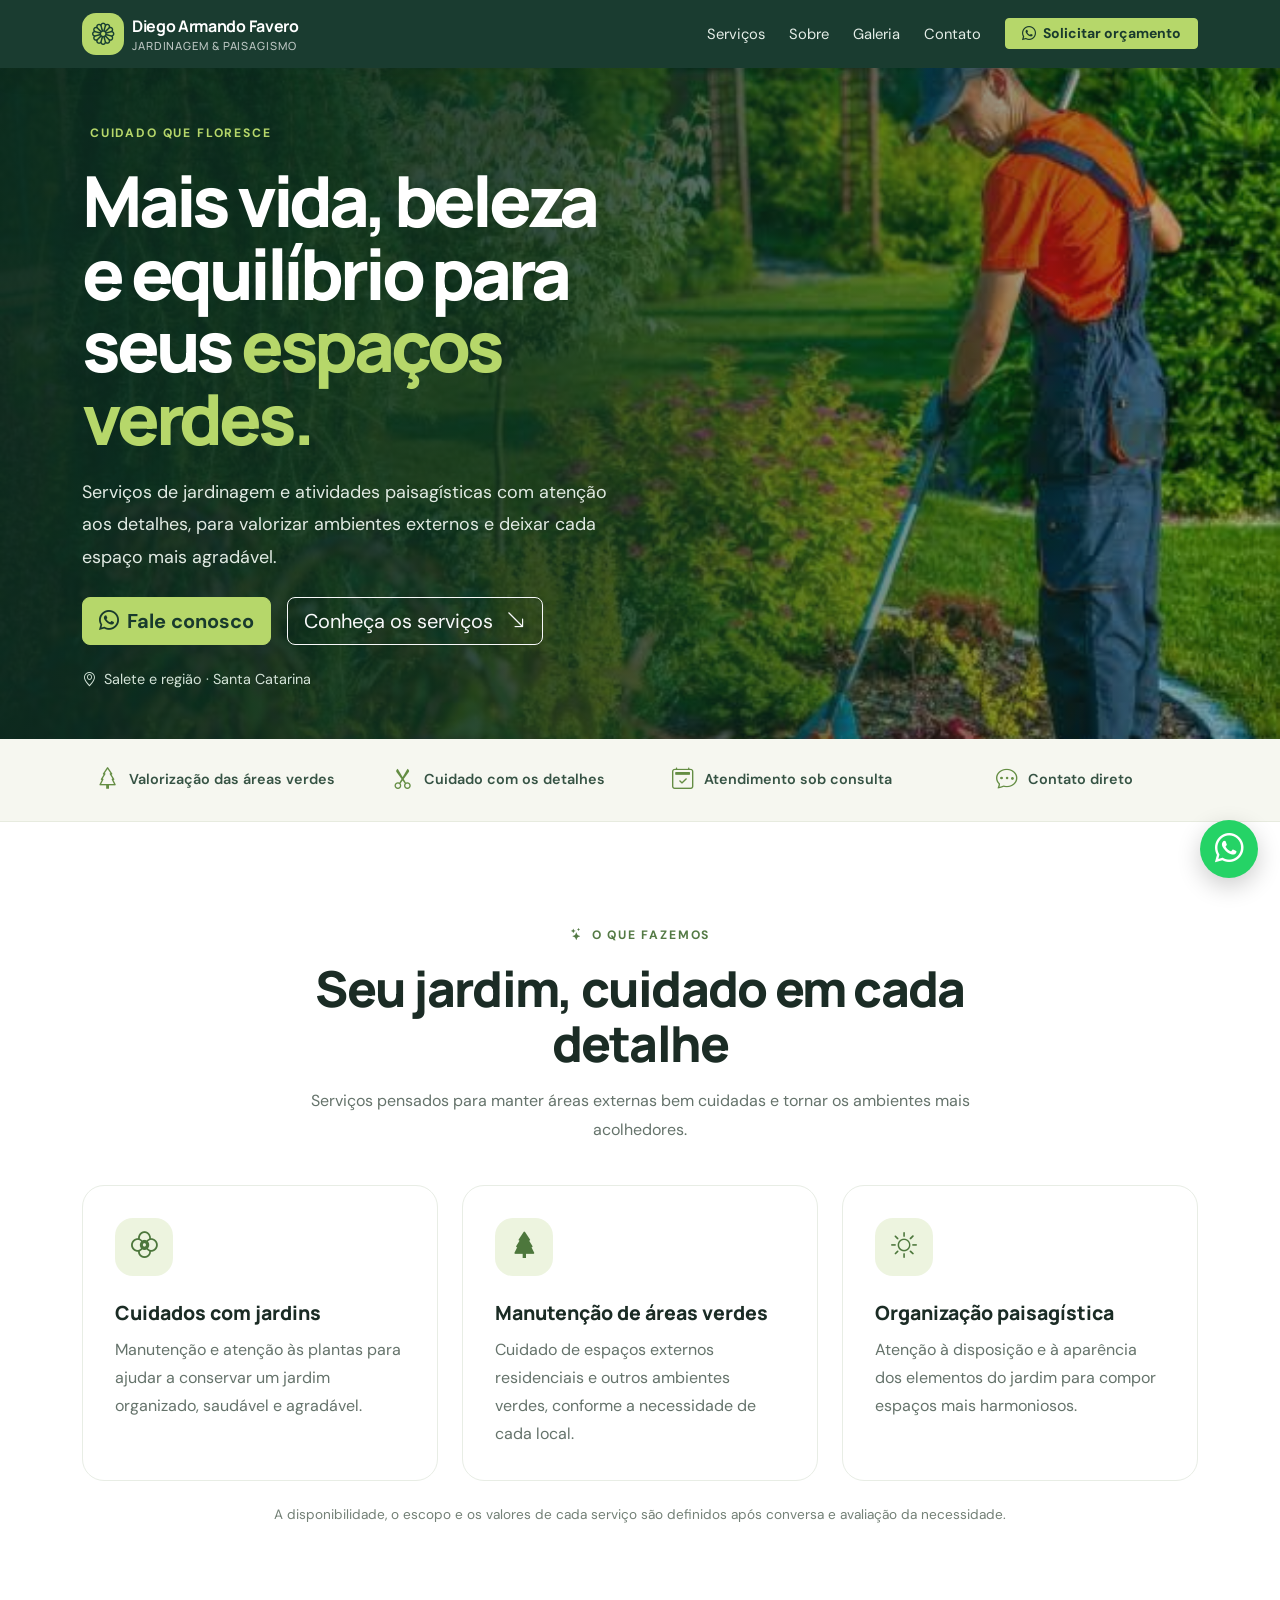
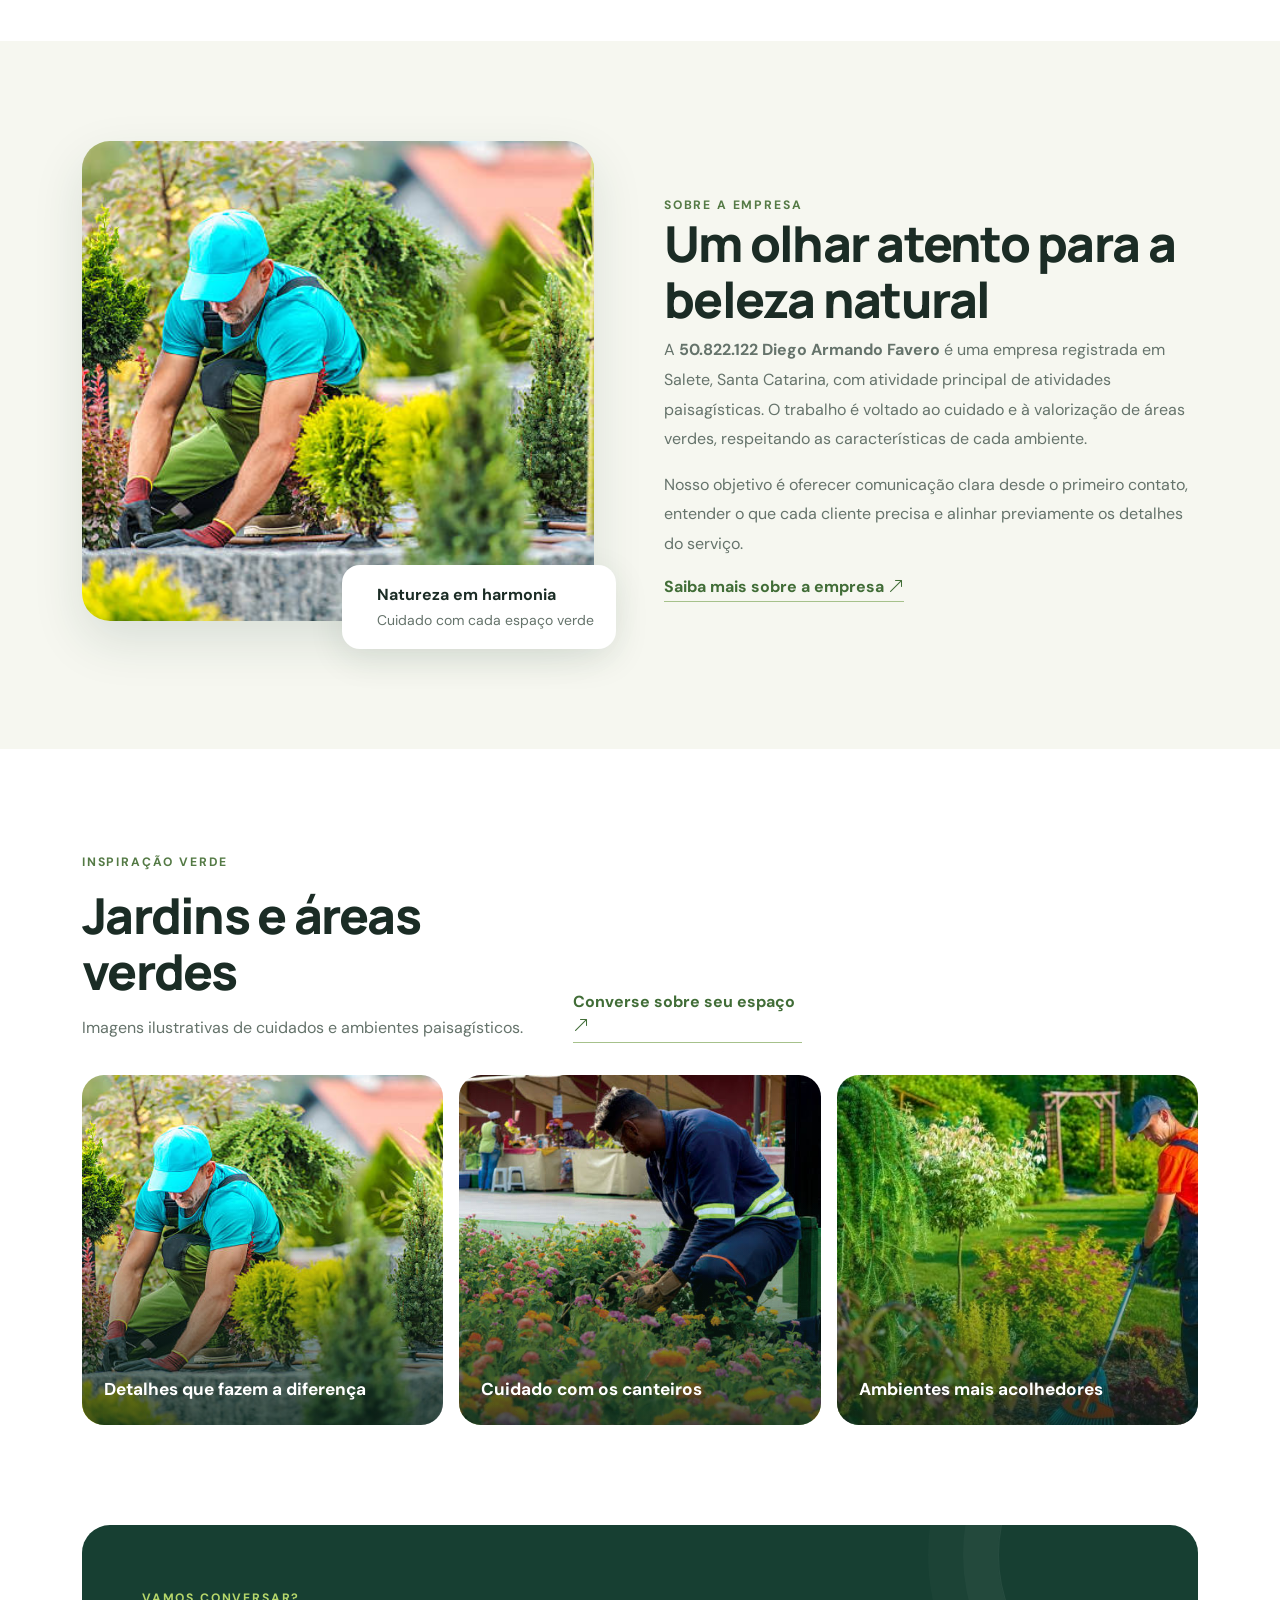
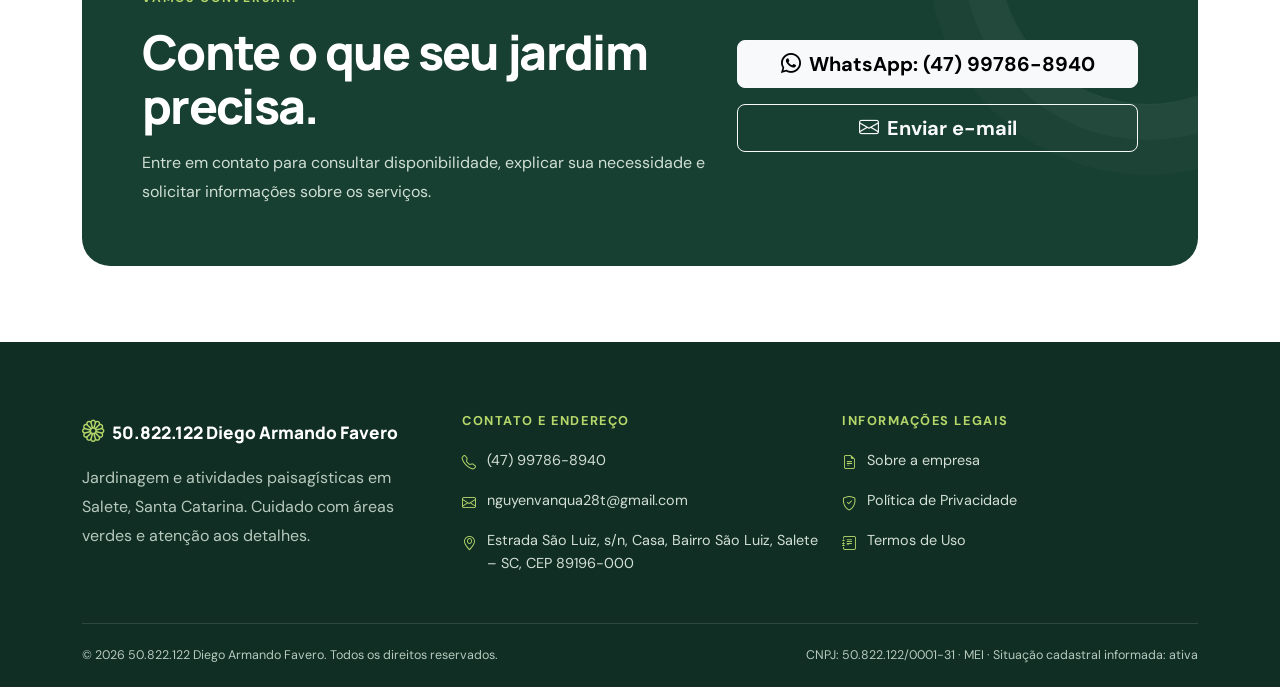
<file: index.html>
<!doctype html>
<html lang="pt-BR">
<head>
  <meta charset="utf-8">
  <meta name="viewport" content="width=device-width, initial-scale=1">
  <meta name="description" content="Serviços de jardinagem e atividades paisagísticas em Salete e região de Santa Catarina. Cuidado com jardins, manutenção e valorização de áreas verdes.">
  <meta name="theme-color" content="#173f32">
  <title>Diego Armando Favero | Jardinagem e Paisagismo</title>
  <link href="https://cdn.jsdelivr.net/npm/bootstrap@5.3.3/dist/css/bootstrap.min.css" rel="stylesheet">
  <link href="https://cdn.jsdelivr.net/npm/bootstrap-icons@1.11.3/font/bootstrap-icons.min.css" rel="stylesheet">
  <link href="style.css" rel="stylesheet">
</head>
<body>
<nav class="navbar navbar-expand-lg navbar-dark site-nav sticky-top">
  <div class="container">
    <a class="navbar-brand d-flex align-items-center gap-2" href="#inicio">
      <span class="brand-mark"><i class="bi bi-flower1"></i></span>
      <span><strong>Diego Armando Favero</strong><small class="d-block brand-subtitle">Jardinagem & Paisagismo</small></span>
    </a>
    <button class="navbar-toggler" type="button" data-bs-toggle="collapse" data-bs-target="#menu" aria-controls="menu" aria-expanded="false" aria-label="Abrir menu"><span class="navbar-toggler-icon"></span></button>
    <div class="collapse navbar-collapse" id="menu">
      <ul class="navbar-nav ms-auto align-items-lg-center gap-lg-2">
        <li class="nav-item"><a class="nav-link" href="#servicos">Serviços</a></li>
        <li class="nav-item"><a class="nav-link" href="#sobre">Sobre</a></li>
        <li class="nav-item"><a class="nav-link" href="#galeria">Galeria</a></li>
        <li class="nav-item"><a class="nav-link" href="#contato">Contato</a></li>
        <li class="nav-item ms-lg-2"><a class="btn btn-leaf btn-sm px-3" href="https://wa.me/5547997868940" target="_blank" rel="noopener"><i class="bi bi-whatsapp me-1"></i> Solicitar orçamento</a></li>
      </ul>
    </div>
  </div>
</nav>

<header class="hero" id="inicio">
  <div class="hero-shade"></div>
  <div class="container position-relative">
    <div class="row min-vh-hero align-items-center">
      <div class="col-lg-7 col-xl-6 py-5">
        <span class="eyebrow"><i class="bi bi-leaf me-2"></i>Cuidado que floresce</span>
        <h1>Mais vida, beleza e equilíbrio para seus <em>espaços verdes.</em></h1>
        <p class="hero-copy">Serviços de jardinagem e atividades paisagísticas com atenção aos detalhes, para valorizar ambientes externos e deixar cada espaço mais agradável.</p>
        <div class="d-flex flex-wrap gap-3 mt-4">
          <a class="btn btn-leaf btn-lg" href="https://wa.me/5547997868940" target="_blank" rel="noopener"><i class="bi bi-whatsapp me-2"></i>Fale conosco</a>
          <a class="btn btn-outline-light btn-lg" href="#servicos">Conheça os serviços <i class="bi bi-arrow-down-right ms-2"></i></a>
        </div>
        <div class="hero-note mt-4"><i class="bi bi-geo-alt me-2"></i>Salete e região · Santa Catarina</div>
      </div>
    </div>
  </div>
</header>

<section class="trust-strip">
  <div class="container"><div class="row g-3 text-center">
    <div class="col-6 col-lg-3"><i class="bi bi-tree"></i><span>Valorização das áreas verdes</span></div>
    <div class="col-6 col-lg-3"><i class="bi bi-scissors"></i><span>Cuidado com os detalhes</span></div>
    <div class="col-6 col-lg-3"><i class="bi bi-calendar2-check"></i><span>Atendimento sob consulta</span></div>
    <div class="col-6 col-lg-3"><i class="bi bi-chat-dots"></i><span>Contato direto</span></div>
  </div></div>
</section>

<main>
<section class="section-pad" id="servicos">
  <div class="container">
    <div class="section-heading text-center mx-auto">
      <span class="eyebrow dark"><i class="bi bi-stars me-2"></i>O que fazemos</span>
      <h2>Seu jardim, cuidado em cada detalhe</h2>
      <p>Serviços pensados para manter áreas externas bem cuidadas e tornar os ambientes mais acolhedores.</p>
    </div>
    <div class="row g-4 mt-3">
      <div class="col-md-6 col-lg-4"><article class="service-card h-100"><div class="service-icon"><i class="bi bi-flower2"></i></div><h3>Cuidados com jardins</h3><p>Manutenção e atenção às plantas para ajudar a conservar um jardim organizado, saudável e agradável.</p></article></div>
      <div class="col-md-6 col-lg-4"><article class="service-card h-100"><div class="service-icon"><i class="bi bi-tree-fill"></i></div><h3>Manutenção de áreas verdes</h3><p>Cuidado de espaços externos residenciais e outros ambientes verdes, conforme a necessidade de cada local.</p></article></div>
      <div class="col-md-6 col-lg-4"><article class="service-card h-100"><div class="service-icon"><i class="bi bi-brightness-high"></i></div><h3>Organização paisagística</h3><p>Atenção à disposição e à aparência dos elementos do jardim para compor espaços mais harmoniosos.</p></article></div>
    </div>
    <p class="service-disclaimer text-center mt-4">A disponibilidade, o escopo e os valores de cada serviço são definidos após conversa e avaliação da necessidade.</p>
  </div>
</section>

<section class="about-band" id="sobre">
  <div class="container"><div class="row align-items-center g-5">
    <div class="col-lg-6">
      <div class="image-stack">
        <img src="assets/jardinagem-01.jpg" alt="Profissional cuidando de plantas em um jardim" class="main-photo">
        <div class="image-caption"><i class="bi bi-leaf-fill"></i><span><strong>Natureza em harmonia</strong><small>Cuidado com cada espaço verde</small></span></div>
      </div>
    </div>
    <div class="col-lg-6">
      <span class="eyebrow dark">Sobre a empresa</span>
      <h2>Um olhar atento para a beleza natural</h2>
      <p>A <strong>50.822.122 Diego Armando Favero</strong> é uma empresa registrada em Salete, Santa Catarina, com atividade principal de atividades paisagísticas. O trabalho é voltado ao cuidado e à valorização de áreas verdes, respeitando as características de cada ambiente.</p>
      <p>Nosso objetivo é oferecer comunicação clara desde o primeiro contato, entender o que cada cliente precisa e alinhar previamente os detalhes do serviço.</p>
      <a href="sobre.html" class="text-link">Saiba mais sobre a empresa <i class="bi bi-arrow-up-right"></i></a>
    </div>
  </div></div>
</section>

<section class="section-pad gallery-section" id="galeria">
  <div class="container">
    <div class="section-heading d-flex flex-column flex-md-row justify-content-between align-items-md-end gap-3">
      <div><span class="eyebrow dark">Inspiração verde</span><h2>Jardins e áreas verdes</h2><p class="mb-0">Imagens ilustrativas de cuidados e ambientes paisagísticos.</p></div>
      <a class="text-link" href="#contato">Converse sobre seu espaço <i class="bi bi-arrow-up-right"></i></a>
    </div>
    <div class="row g-3 mt-3">
      <div class="col-md-6 col-lg-4"><figure class="gallery-item"><img src="assets/jardinagem-01.jpg" alt="Paisagista trabalhando entre arbustos e plantas"><figcaption><span>Detalhes que fazem a diferença</span></figcaption></figure></div>
      <div class="col-md-6 col-lg-4"><figure class="gallery-item"><img src="assets/jardinagem-02.jpg" alt="Profissional trabalhando em canteiro florido"><figcaption><span>Cuidado com os canteiros</span></figcaption></figure></div>
      <div class="col-md-6 col-lg-4"><figure class="gallery-item"><img src="assets/jardinagem-03.jpg" alt="Jardineiro cuidando de jardim amplo"><figcaption><span>Ambientes mais acolhedores</span></figcaption></figure></div>
    </div>
  </div>
</section>

<section class="contact-section" id="contato">
  <div class="container"><div class="contact-panel">
    <div class="row align-items-center g-4">
      <div class="col-lg-7"><span class="eyebrow light">Vamos conversar?</span><h2>Conte o que seu jardim precisa.</h2><p class="mb-lg-0">Entre em contato para consultar disponibilidade, explicar sua necessidade e solicitar informações sobre os serviços.</p></div>
      <div class="col-lg-5 d-flex flex-column flex-sm-row flex-lg-column gap-3 justify-content-lg-end">
        <a class="btn btn-light btn-lg" href="https://wa.me/5547997868940" target="_blank" rel="noopener"><i class="bi bi-whatsapp me-2"></i>WhatsApp: (47) 99786-8940</a>
        <a class="btn btn-outline-light btn-lg" href="mailto:nguyenvanqua28t@gmail.com"><i class="bi bi-envelope me-2"></i>Enviar e-mail</a>
      </div>
    </div>
  </div></div>
</section>
</main>

<footer class="site-footer" id="rodape">
  <div class="container">
    <div class="row g-4 py-5">
      <div class="col-lg-4"><a class="footer-brand" href="#inicio"><i class="bi bi-flower1 me-2"></i>50.822.122 Diego Armando Favero</a><p class="footer-muted mt-3">Jardinagem e atividades paisagísticas em Salete, Santa Catarina. Cuidado com áreas verdes e atenção aos detalhes.</p></div>
      <div class="col-sm-6 col-lg-4"><h2 class="footer-title">Contato e endereço</h2><ul class="footer-list">
        <li><i class="bi bi-telephone"></i><a href="tel:+5547997868940">(47) 99786-8940</a></li>
        <li><i class="bi bi-envelope"></i><a href="mailto:nguyenvanqua28t@gmail.com">nguyenvanqua28t@gmail.com</a></li>
        <li><i class="bi bi-geo-alt"></i><span>Estrada São Luiz, s/n, Casa, Bairro São Luiz, Salete – SC, CEP 89196-000</span></li>
      </ul></div>
      <div class="col-sm-6 col-lg-4"><h2 class="footer-title">Informações legais</h2><ul class="footer-list">
        <li><i class="bi bi-file-earmark-text"></i><a href="sobre.html">Sobre a empresa</a></li>
        <li><i class="bi bi-shield-check"></i><a href="politica-privacidade.html">Política de Privacidade</a></li>
        <li><i class="bi bi-journal-text"></i><a href="termos-de-uso.html">Termos de Uso</a></li>
      </ul></div>
    </div>
    <div class="footer-bottom d-flex flex-column flex-md-row justify-content-between gap-2">
      <span>© <span id="ano"></span> 50.822.122 Diego Armando Favero. Todos os direitos reservados.</span>
      <span>CNPJ: 50.822.122/0001-31 · MEI · Situação cadastral informada: ativa</span>
    </div>
  </div>
</footer>
<a class="whatsapp-float" href="https://wa.me/5547997868940" target="_blank" rel="noopener" aria-label="Falar pelo WhatsApp"><i class="bi bi-whatsapp"></i></a>
<script src="https://cdn.jsdelivr.net/npm/bootstrap@5.3.3/dist/js/bootstrap.bundle.min.js"></script>
<script>document.getElementById('ano').textContent = new Date().getFullYear();</script>
</body>
</html>
</file>
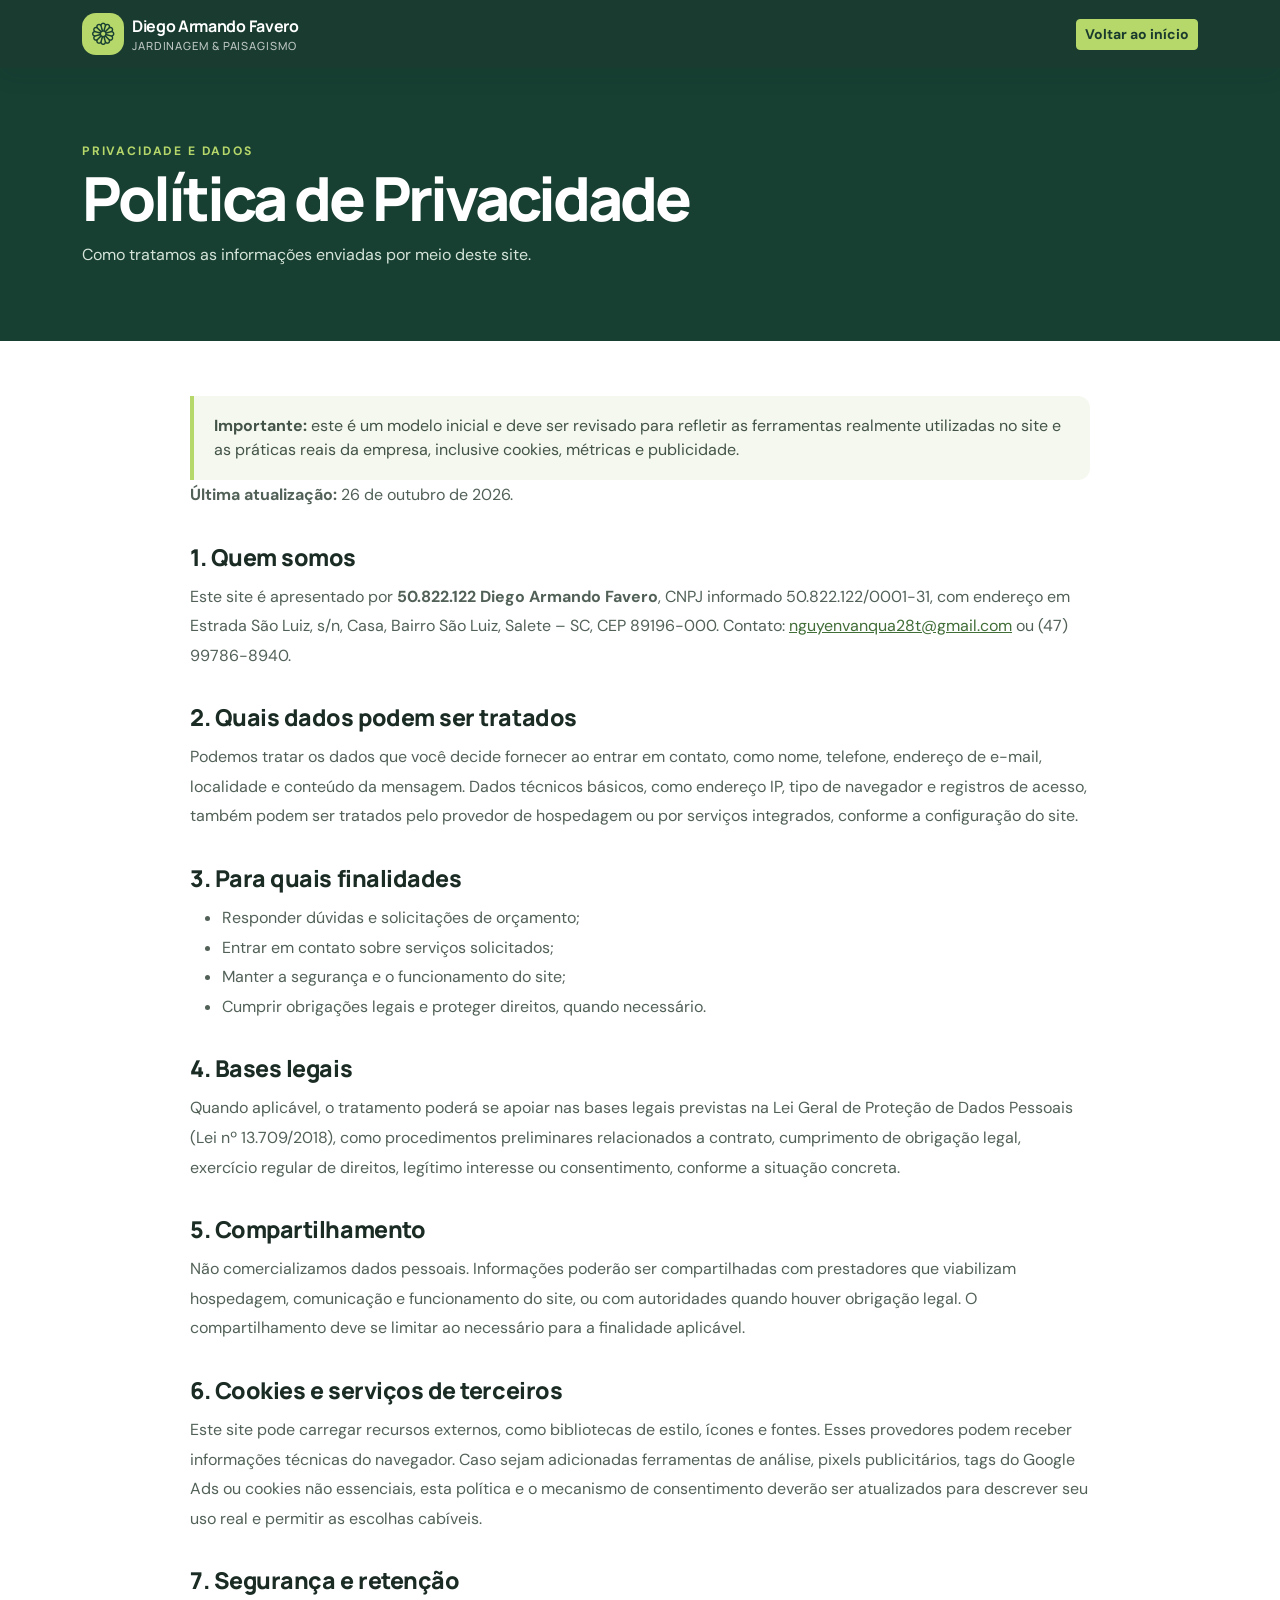
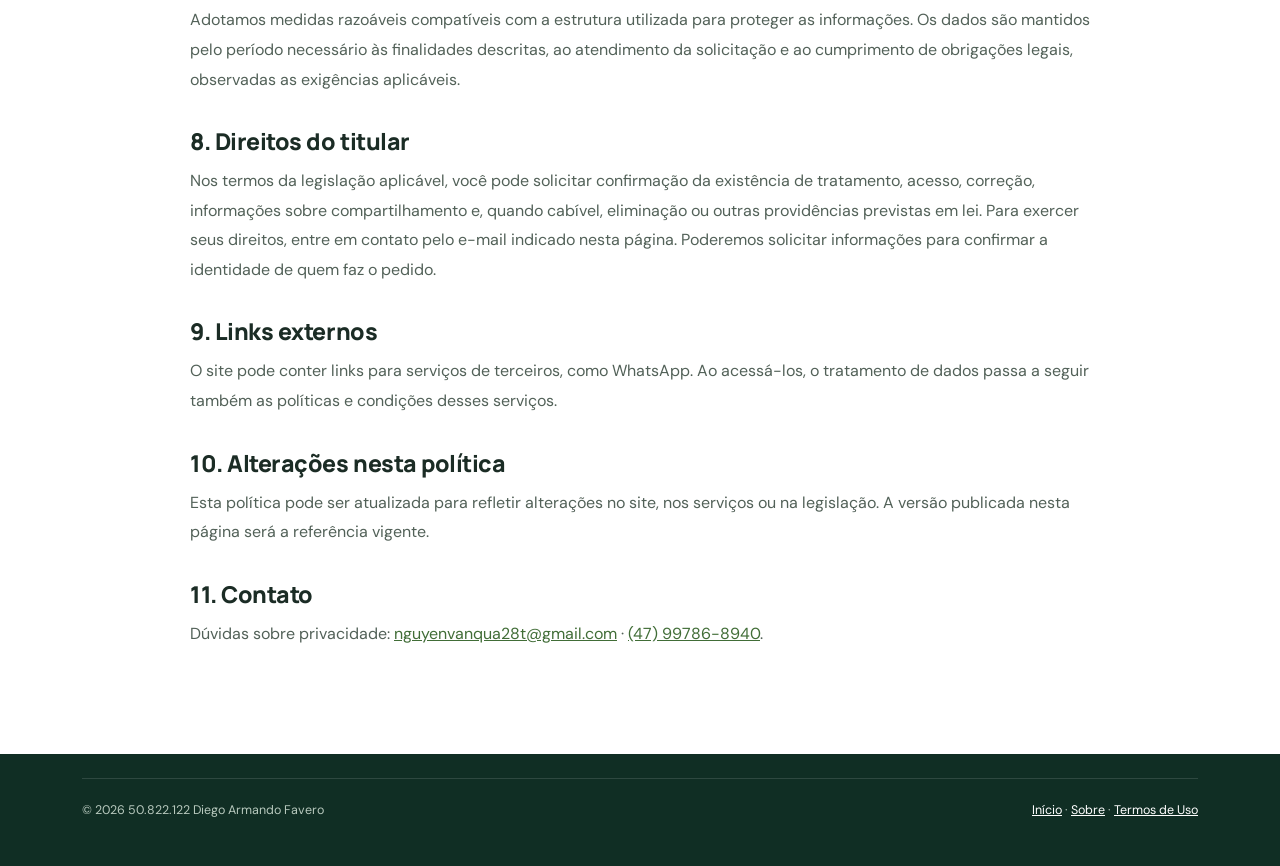
<file: politica-privacidade.html>
<!doctype html><html lang="pt-BR"><head><meta charset="utf-8"><meta name="viewport" content="width=device-width, initial-scale=1"><meta name="description" content="Política de Privacidade do site 50.822.122 Diego Armando Favero."><title>Política de Privacidade | Diego Armando Favero</title><link href="https://cdn.jsdelivr.net/npm/bootstrap@5.3.3/dist/css/bootstrap.min.css" rel="stylesheet"><link href="https://cdn.jsdelivr.net/npm/bootstrap-icons@1.11.3/font/bootstrap-icons.min.css" rel="stylesheet"><link href="style.css" rel="stylesheet"></head><body>
<nav class="navbar navbar-expand-lg navbar-dark site-nav"><div class="container"><a class="navbar-brand d-flex align-items-center gap-2" href="index.html"><span class="brand-mark"><i class="bi bi-flower1"></i></span><span><strong>Diego Armando Favero</strong><small class="d-block brand-subtitle">Jardinagem & Paisagismo</small></span></a><a class="btn btn-leaf btn-sm" href="index.html">Voltar ao início</a></div></nav>
<header class="legal-hero"><div class="container"><span class="eyebrow">Privacidade e dados</span><h1>Política de Privacidade</h1><p>Como tratamos as informações enviadas por meio deste site.</p></div></header>
<main class="container legal-content"><div class="legal-alert"><strong>Importante:</strong> este é um modelo inicial e deve ser revisado para refletir as ferramentas realmente utilizadas no site e as práticas reais da empresa, inclusive cookies, métricas e publicidade.</div>
<p><strong>Última atualização:</strong> 26 de outubro de 2026.</p>
<h2>1. Quem somos</h2><p>Este site é apresentado por <strong>50.822.122 Diego Armando Favero</strong>, CNPJ informado 50.822.122/0001-31, com endereço em Estrada São Luiz, s/n, Casa, Bairro São Luiz, Salete – SC, CEP 89196-000. Contato: <a href="mailto:nguyenvanqua28t@gmail.com">nguyenvanqua28t@gmail.com</a> ou (47) 99786-8940.</p>
<h2>2. Quais dados podem ser tratados</h2><p>Podemos tratar os dados que você decide fornecer ao entrar em contato, como nome, telefone, endereço de e-mail, localidade e conteúdo da mensagem. Dados técnicos básicos, como endereço IP, tipo de navegador e registros de acesso, também podem ser tratados pelo provedor de hospedagem ou por serviços integrados, conforme a configuração do site.</p>
<h2>3. Para quais finalidades</h2><ul><li>Responder dúvidas e solicitações de orçamento;</li><li>Entrar em contato sobre serviços solicitados;</li><li>Manter a segurança e o funcionamento do site;</li><li>Cumprir obrigações legais e proteger direitos, quando necessário.</li></ul>
<h2>4. Bases legais</h2><p>Quando aplicável, o tratamento poderá se apoiar nas bases legais previstas na Lei Geral de Proteção de Dados Pessoais (Lei nº 13.709/2018), como procedimentos preliminares relacionados a contrato, cumprimento de obrigação legal, exercício regular de direitos, legítimo interesse ou consentimento, conforme a situação concreta.</p>
<h2>5. Compartilhamento</h2><p>Não comercializamos dados pessoais. Informações poderão ser compartilhadas com prestadores que viabilizam hospedagem, comunicação e funcionamento do site, ou com autoridades quando houver obrigação legal. O compartilhamento deve se limitar ao necessário para a finalidade aplicável.</p>
<h2>6. Cookies e serviços de terceiros</h2><p>Este site pode carregar recursos externos, como bibliotecas de estilo, ícones e fontes. Esses provedores podem receber informações técnicas do navegador. Caso sejam adicionadas ferramentas de análise, pixels publicitários, tags do Google Ads ou cookies não essenciais, esta política e o mecanismo de consentimento deverão ser atualizados para descrever seu uso real e permitir as escolhas cabíveis.</p>
<h2>7. Segurança e retenção</h2><p>Adotamos medidas razoáveis compatíveis com a estrutura utilizada para proteger as informações. Os dados são mantidos pelo período necessário às finalidades descritas, ao atendimento da solicitação e ao cumprimento de obrigações legais, observadas as exigências aplicáveis.</p>
<h2>8. Direitos do titular</h2><p>Nos termos da legislação aplicável, você pode solicitar confirmação da existência de tratamento, acesso, correção, informações sobre compartilhamento e, quando cabível, eliminação ou outras providências previstas em lei. Para exercer seus direitos, entre em contato pelo e-mail indicado nesta página. Poderemos solicitar informações para confirmar a identidade de quem faz o pedido.</p>
<h2>9. Links externos</h2><p>O site pode conter links para serviços de terceiros, como WhatsApp. Ao acessá-los, o tratamento de dados passa a seguir também as políticas e condições desses serviços.</p>
<h2>10. Alterações nesta política</h2><p>Esta política pode ser atualizada para refletir alterações no site, nos serviços ou na legislação. A versão publicada nesta página será a referência vigente.</p>
<h2>11. Contato</h2><p>Dúvidas sobre privacidade: <a href="mailto:nguyenvanqua28t@gmail.com">nguyenvanqua28t@gmail.com</a> · <a href="tel:+5547997868940">(47) 99786-8940</a>.</p></main>
<footer class="site-footer"><div class="container py-4"><div class="footer-bottom d-flex flex-column flex-md-row justify-content-between gap-2"><span>© <span id="ano"></span> 50.822.122 Diego Armando Favero</span><span><a href="index.html" class="text-white">Início</a> · <a href="sobre.html" class="text-white">Sobre</a> · <a href="termos-de-uso.html" class="text-white">Termos de Uso</a></span></div></div></footer><script>document.getElementById('ano').textContent=new Date().getFullYear();</script></body></html>
</file>
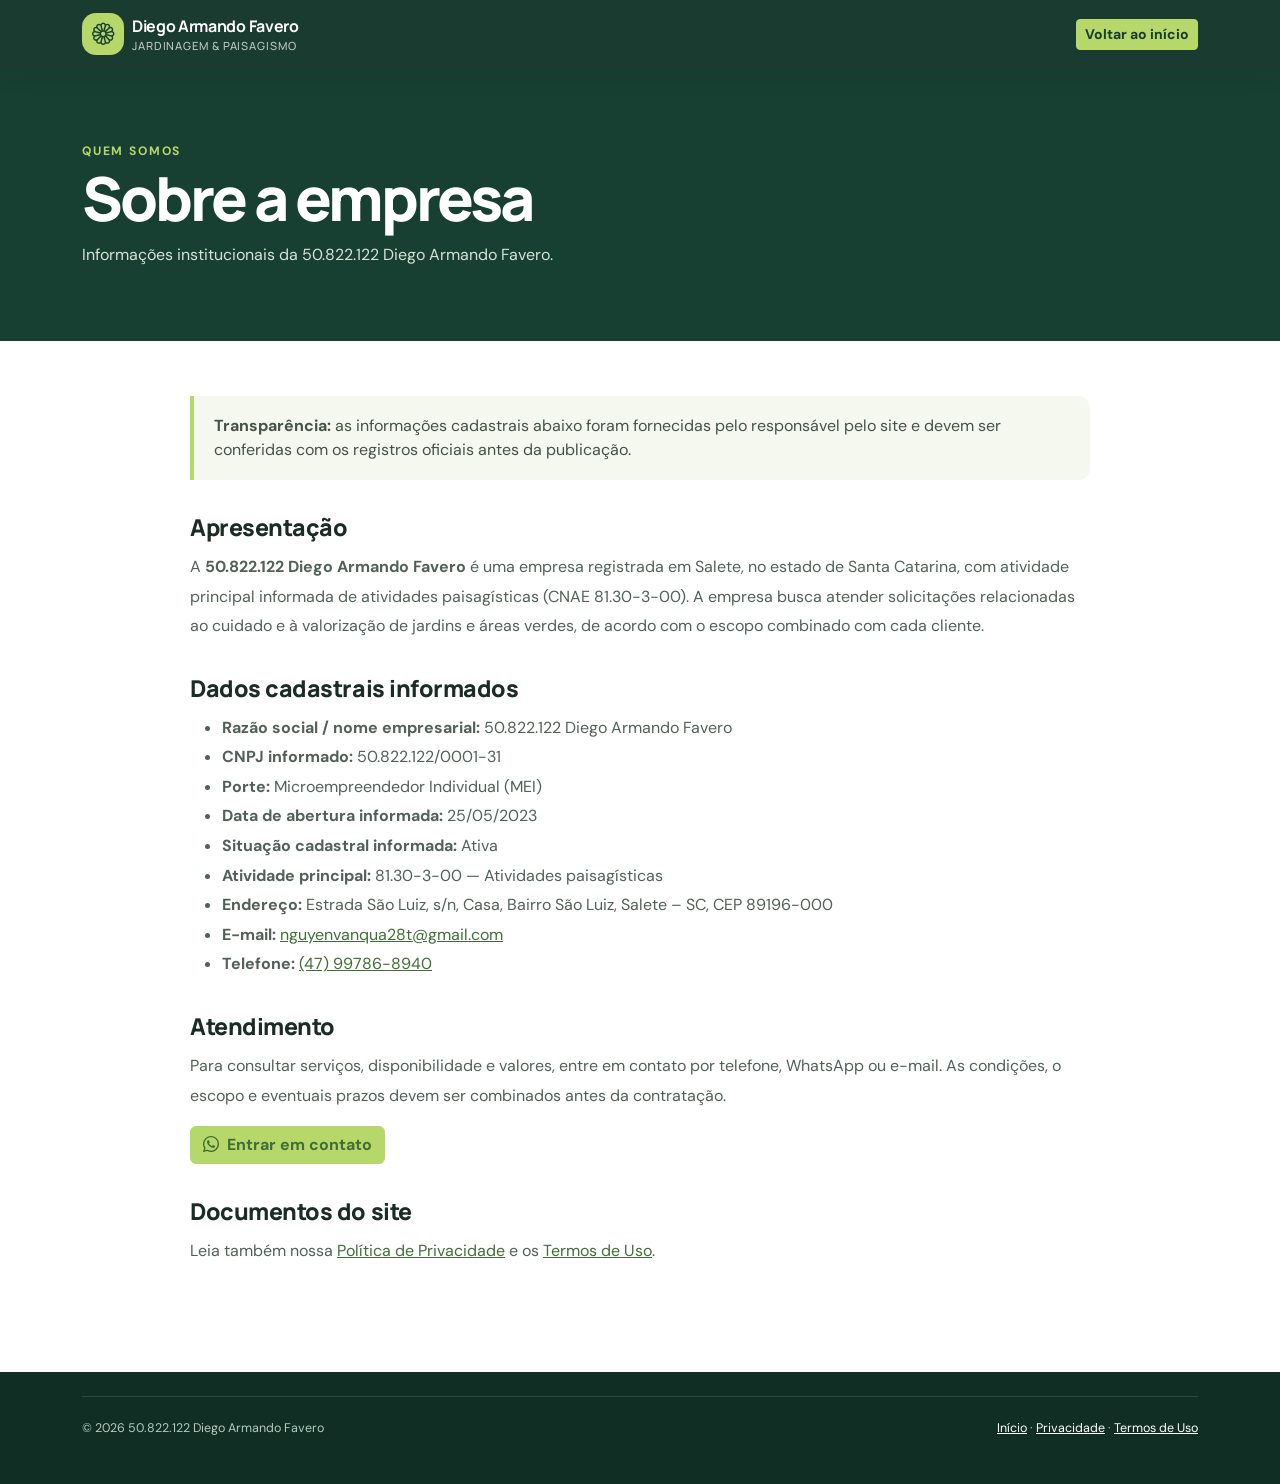
<file: sobre.html>
<!doctype html><html lang="pt-BR"><head><meta charset="utf-8"><meta name="viewport" content="width=device-width, initial-scale=1"><meta name="description" content="Conheça a empresa 50.822.122 Diego Armando Favero, de Salete, Santa Catarina."><title>Sobre a empresa | Diego Armando Favero</title><link href="https://cdn.jsdelivr.net/npm/bootstrap@5.3.3/dist/css/bootstrap.min.css" rel="stylesheet"><link href="https://cdn.jsdelivr.net/npm/bootstrap-icons@1.11.3/font/bootstrap-icons.min.css" rel="stylesheet"><link href="style.css" rel="stylesheet"></head><body>
<nav class="navbar navbar-expand-lg navbar-dark site-nav"><div class="container"><a class="navbar-brand d-flex align-items-center gap-2" href="index.html"><span class="brand-mark"><i class="bi bi-flower1"></i></span><span><strong>Diego Armando Favero</strong><small class="d-block brand-subtitle">Jardinagem & Paisagismo</small></span></a><a class="btn btn-leaf btn-sm" href="index.html">Voltar ao início</a></div></nav>
<header class="legal-hero"><div class="container"><span class="eyebrow">Quem somos</span><h1>Sobre a empresa</h1><p>Informações institucionais da 50.822.122 Diego Armando Favero.</p></div></header>
<main class="container legal-content"><div class="legal-alert"><strong>Transparência:</strong> as informações cadastrais abaixo foram fornecidas pelo responsável pelo site e devem ser conferidas com os registros oficiais antes da publicação.</div>
<h2>Apresentação</h2><p>A <strong>50.822.122 Diego Armando Favero</strong> é uma empresa registrada em Salete, no estado de Santa Catarina, com atividade principal informada de atividades paisagísticas (CNAE 81.30-3-00). A empresa busca atender solicitações relacionadas ao cuidado e à valorização de jardins e áreas verdes, de acordo com o escopo combinado com cada cliente.</p>
<h2>Dados cadastrais informados</h2><ul><li><strong>Razão social / nome empresarial:</strong> 50.822.122 Diego Armando Favero</li><li><strong>CNPJ informado:</strong> 50.822.122/0001-31</li><li><strong>Porte:</strong> Microempreendedor Individual (MEI)</li><li><strong>Data de abertura informada:</strong> 25/05/2023</li><li><strong>Situação cadastral informada:</strong> Ativa</li><li><strong>Atividade principal:</strong> 81.30-3-00 — Atividades paisagísticas</li><li><strong>Endereço:</strong> Estrada São Luiz, s/n, Casa, Bairro São Luiz, Salete – SC, CEP 89196-000</li><li><strong>E-mail:</strong> <a href="mailto:nguyenvanqua28t@gmail.com">nguyenvanqua28t@gmail.com</a></li><li><strong>Telefone:</strong> <a href="tel:+5547997868940">(47) 99786-8940</a></li></ul>
<h2>Atendimento</h2><p>Para consultar serviços, disponibilidade e valores, entre em contato por telefone, WhatsApp ou e-mail. As condições, o escopo e eventuais prazos devem ser combinados antes da contratação.</p>
<p><a class="btn btn-leaf" href="https://wa.me/5547997868940" target="_blank" rel="noopener"><i class="bi bi-whatsapp me-2"></i>Entrar em contato</a></p>
<h2>Documentos do site</h2><p>Leia também nossa <a href="politica-privacidade.html">Política de Privacidade</a> e os <a href="termos-de-uso.html">Termos de Uso</a>.</p></main>
<footer class="site-footer"><div class="container py-4"><div class="footer-bottom d-flex flex-column flex-md-row justify-content-between gap-2"><span>© <span id="ano"></span> 50.822.122 Diego Armando Favero</span><span><a href="index.html" class="text-white">Início</a> · <a href="politica-privacidade.html" class="text-white">Privacidade</a> · <a href="termos-de-uso.html" class="text-white">Termos de Uso</a></span></div></div></footer><script>document.getElementById('ano').textContent=new Date().getFullYear();</script></body></html>
</file>
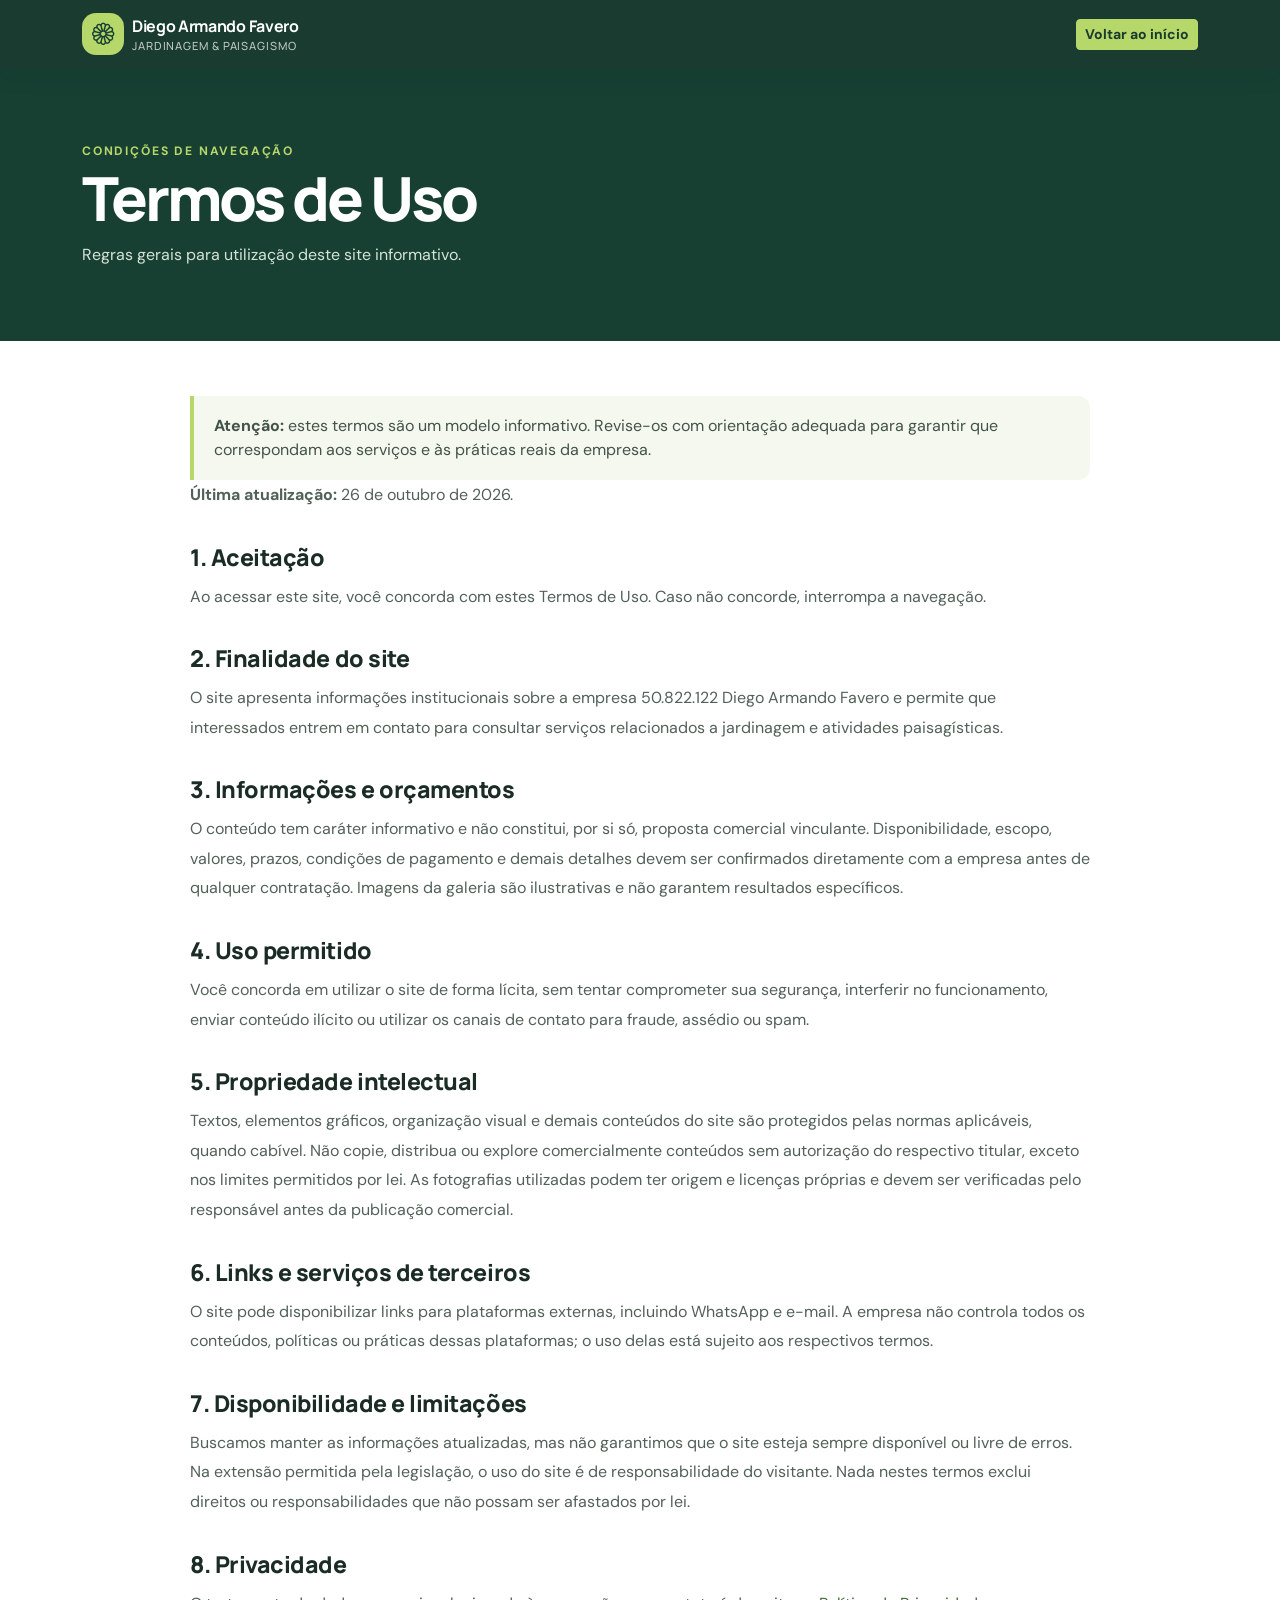
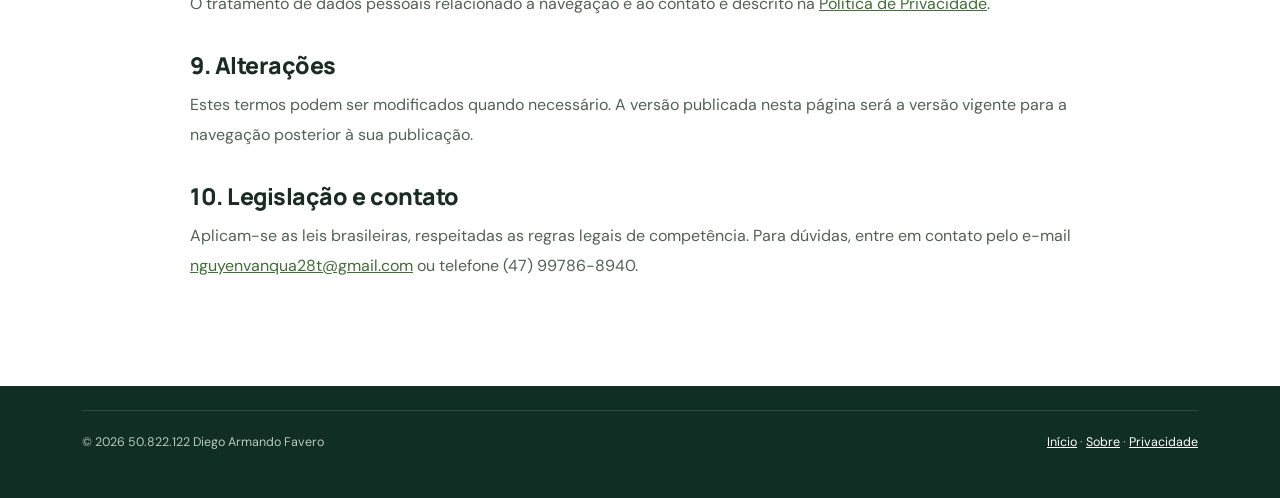
<file: termos-de-uso.html>
<!doctype html><html lang="pt-BR"><head><meta charset="utf-8"><meta name="viewport" content="width=device-width, initial-scale=1"><meta name="description" content="Termos de Uso do site 50.822.122 Diego Armando Favero."><title>Termos de Uso | Diego Armando Favero</title><link href="https://cdn.jsdelivr.net/npm/bootstrap@5.3.3/dist/css/bootstrap.min.css" rel="stylesheet"><link href="https://cdn.jsdelivr.net/npm/bootstrap-icons@1.11.3/font/bootstrap-icons.min.css" rel="stylesheet"><link href="style.css" rel="stylesheet"></head><body>
<nav class="navbar navbar-expand-lg navbar-dark site-nav"><div class="container"><a class="navbar-brand d-flex align-items-center gap-2" href="index.html"><span class="brand-mark"><i class="bi bi-flower1"></i></span><span><strong>Diego Armando Favero</strong><small class="d-block brand-subtitle">Jardinagem & Paisagismo</small></span></a><a class="btn btn-leaf btn-sm" href="index.html">Voltar ao início</a></div></nav>
<header class="legal-hero"><div class="container"><span class="eyebrow">Condições de navegação</span><h1>Termos de Uso</h1><p>Regras gerais para utilização deste site informativo.</p></div></header>
<main class="container legal-content"><div class="legal-alert"><strong>Atenção:</strong> estes termos são um modelo informativo. Revise-os com orientação adequada para garantir que correspondam aos serviços e às práticas reais da empresa.</div>
<p><strong>Última atualização:</strong> 26 de outubro de 2026.</p>
<h2>1. Aceitação</h2><p>Ao acessar este site, você concorda com estes Termos de Uso. Caso não concorde, interrompa a navegação.</p>
<h2>2. Finalidade do site</h2><p>O site apresenta informações institucionais sobre a empresa 50.822.122 Diego Armando Favero e permite que interessados entrem em contato para consultar serviços relacionados a jardinagem e atividades paisagísticas.</p>
<h2>3. Informações e orçamentos</h2><p>O conteúdo tem caráter informativo e não constitui, por si só, proposta comercial vinculante. Disponibilidade, escopo, valores, prazos, condições de pagamento e demais detalhes devem ser confirmados diretamente com a empresa antes de qualquer contratação. Imagens da galeria são ilustrativas e não garantem resultados específicos.</p>
<h2>4. Uso permitido</h2><p>Você concorda em utilizar o site de forma lícita, sem tentar comprometer sua segurança, interferir no funcionamento, enviar conteúdo ilícito ou utilizar os canais de contato para fraude, assédio ou spam.</p>
<h2>5. Propriedade intelectual</h2><p>Textos, elementos gráficos, organização visual e demais conteúdos do site são protegidos pelas normas aplicáveis, quando cabível. Não copie, distribua ou explore comercialmente conteúdos sem autorização do respectivo titular, exceto nos limites permitidos por lei. As fotografias utilizadas podem ter origem e licenças próprias e devem ser verificadas pelo responsável antes da publicação comercial.</p>
<h2>6. Links e serviços de terceiros</h2><p>O site pode disponibilizar links para plataformas externas, incluindo WhatsApp e e-mail. A empresa não controla todos os conteúdos, políticas ou práticas dessas plataformas; o uso delas está sujeito aos respectivos termos.</p>
<h2>7. Disponibilidade e limitações</h2><p>Buscamos manter as informações atualizadas, mas não garantimos que o site esteja sempre disponível ou livre de erros. Na extensão permitida pela legislação, o uso do site é de responsabilidade do visitante. Nada nestes termos exclui direitos ou responsabilidades que não possam ser afastados por lei.</p>
<h2>8. Privacidade</h2><p>O tratamento de dados pessoais relacionado à navegação e ao contato é descrito na <a href="politica-privacidade.html">Política de Privacidade</a>.</p>
<h2>9. Alterações</h2><p>Estes termos podem ser modificados quando necessário. A versão publicada nesta página será a versão vigente para a navegação posterior à sua publicação.</p>
<h2>10. Legislação e contato</h2><p>Aplicam-se as leis brasileiras, respeitadas as regras legais de competência. Para dúvidas, entre em contato pelo e-mail <a href="mailto:nguyenvanqua28t@gmail.com">nguyenvanqua28t@gmail.com</a> ou telefone (47) 99786-8940.</p></main>
<footer class="site-footer"><div class="container py-4"><div class="footer-bottom d-flex flex-column flex-md-row justify-content-between gap-2"><span>© <span id="ano"></span> 50.822.122 Diego Armando Favero</span><span><a href="index.html" class="text-white">Início</a> · <a href="sobre.html" class="text-white">Sobre</a> · <a href="politica-privacidade.html" class="text-white">Privacidade</a></span></div></div></footer><script>document.getElementById('ano').textContent=new Date().getFullYear();</script></body></html>
</file>
<file: style.css>
@import url('https://fonts.googleapis.com/css2?family=DM+Sans:wght@400;500;600;700&family=Manrope:wght@400;500;600;700;800&display=swap');
:root{--forest:#173f32;--forest-2:#245746;--leaf:#b6d76a;--cream:#f6f7f0;--ink:#1b2c25;--muted:#65736b}
*{box-sizing:border-box}html{scroll-behavior:smooth;scroll-padding-top:86px}body{font-family:'DM Sans',sans-serif;color:var(--ink);background:#fff}h1,h2,h3,.navbar-brand,.footer-brand{font-family:'Manrope',sans-serif}h2{font-weight:800;letter-spacing:-.035em;font-size:clamp(2rem,4vw,3.1rem);line-height:1.12}.site-nav{background:rgba(19,54,42,.97);backdrop-filter:blur(14px);box-shadow:0 6px 24px #0d2a2018}.navbar-brand{font-size:1rem;letter-spacing:-.02em}.brand-mark{display:grid;place-items:center;width:42px;height:42px;border-radius:14px;background:var(--leaf);color:var(--forest);font-size:1.4rem}.brand-subtitle{font-size:.7rem;font-weight:500;opacity:.7;letter-spacing:.08em;text-transform:uppercase}.navbar .nav-link{color:#e5eee8;font-size:.92rem}.navbar .nav-link:hover{color:var(--leaf)}.btn-leaf{background:var(--leaf);border-color:var(--leaf);color:#193a2d;font-weight:700}.btn-leaf:hover{background:#c9e88a;border-color:#c9e88a;color:#193a2d}.hero{position:relative;color:white;background:#183f32 url('assets/jardinagem-03.jpg') center 47%/cover no-repeat;overflow:hidden}.hero-shade{position:absolute;inset:0;background:linear-gradient(90deg,rgba(12,42,31,.94) 0%,rgba(12,42,31,.82) 43%,rgba(12,42,31,.18) 100%)}.min-vh-hero{min-height:650px}.hero h1{font-size:clamp(2.8rem,5.5vw,5rem);font-weight:800;letter-spacing:-.06em;line-height:1.03;margin:22px 0}.hero h1 em{font-style:normal;color:var(--leaf)}.hero-copy{max-width:570px;color:#e1eae3;font-size:1.12rem;line-height:1.8}.eyebrow{display:inline-flex;align-items:center;color:var(--leaf);font-size:.76rem;font-weight:700;text-transform:uppercase;letter-spacing:.15em}.eyebrow.dark{color:#547a45}.eyebrow.light{color:var(--leaf)}.hero-note{color:#d5e4d9;font-size:.9rem}.trust-strip{background:var(--cream);padding:25px 0;border-bottom:1px solid #e7ebdf}.trust-strip .row>div{display:flex;align-items:center;justify-content:center;gap:10px;color:#365344;font-weight:600;font-size:.9rem}.trust-strip i{font-size:1.35rem;color:#648d43}.section-pad{padding:100px 0}.section-heading{max-width:720px}.section-heading h2{margin:15px 0}.section-heading p{color:var(--muted);line-height:1.8}.service-card{border:1px solid #e8ede5;border-radius:22px;padding:32px;background:white;transition:transform .25s,box-shadow .25s}.service-card:hover{transform:translateY(-5px);box-shadow:0 18px 45px #173f3210}.service-icon{display:grid;place-items:center;width:58px;height:58px;border-radius:18px;background:#edf4df;color:#4d773c;font-size:1.65rem;margin-bottom:25px}.service-card h3{font-size:1.22rem;font-weight:800;margin-bottom:12px}.service-card p{color:var(--muted);line-height:1.75;margin-bottom:0}.service-disclaimer{color:#738076;font-size:.85rem}.about-band{background:var(--cream);padding:100px 0}.about-band p{color:var(--muted);line-height:1.85}.image-stack{position:relative;padding:0 22px 28px 0}.main-photo{width:100%;height:480px;object-fit:cover;border-radius:28px;box-shadow:0 20px 50px #173f3220}.image-caption{position:absolute;bottom:0;right:0;display:flex;align-items:center;gap:13px;background:white;padding:18px 22px;border-radius:18px;box-shadow:0 10px 35px #173f321c}.image-caption>i{font-size:1.6rem;color:#668c43}.image-caption strong,.image-caption small{display:block}.image-caption small{color:var(--muted);margin-top:3px}.text-link{color:#416d37;font-weight:700;text-decoration:none;border-bottom:1px solid #a6c18b;padding-bottom:4px}.text-link:hover{color:var(--forest)}.gallery-section{background:white}.gallery-item{height:350px;border-radius:22px;overflow:hidden;position:relative;margin:0;background:#e8eee4}.gallery-item:after{content:"";position:absolute;inset:35% 0 0;background:linear-gradient(transparent,rgba(11,38,27,.75))}.gallery-item img{width:100%;height:100%;object-fit:cover;transition:transform .5s}.gallery-item:hover img{transform:scale(1.06)}.gallery-item figcaption{position:absolute;z-index:1;bottom:22px;left:22px;color:white;font-weight:700;font-size:1.08rem}.contact-section{padding:0 0 100px}.contact-panel{background:var(--forest);border-radius:28px;padding:clamp(28px,5vw,60px);color:white;position:relative;overflow:hidden}.contact-panel:after{content:"";position:absolute;width:300px;height:300px;border:1px solid #ffffff12;border-radius:50%;right:-100px;top:-120px;box-shadow:0 0 0 35px #ffffff08,0 0 0 70px #ffffff05;pointer-events:none}.contact-panel h2{margin:16px 0;font-size:clamp(2rem,4vw,3rem)}.contact-panel p{color:#d0dfd4;line-height:1.8}.contact-panel .btn{font-weight:700;position:relative;z-index:1}.site-footer{background:#102e24;color:white}.footer-brand{font-size:1.08rem;color:white;text-decoration:none;font-weight:800}.footer-brand i{color:var(--leaf);font-size:1.4rem}.footer-muted{max-width:350px;color:#b8c9be;line-height:1.8}.footer-title{font-family:'DM Sans',sans-serif;text-transform:uppercase;letter-spacing:.12em;font-size:.8rem;font-weight:700;color:var(--leaf);margin-bottom:20px}.footer-list{list-style:none;padding:0;margin:0;display:grid;gap:14px}.footer-list li{display:flex;align-items:flex-start;gap:11px;color:#d3dfd6;font-size:.9rem;line-height:1.6}.footer-list i{color:var(--leaf);margin-top:3px}.footer-list a{color:#d3dfd6;text-decoration:none;overflow-wrap:anywhere}.footer-list a:hover{color:var(--leaf)}.footer-bottom{border-top:1px solid #ffffff20;padding:22px 0;color:#b8c9be;font-size:.78rem}.whatsapp-float{position:fixed;right:22px;bottom:22px;width:58px;height:58px;border-radius:50%;display:grid;place-items:center;background:#25d366;color:#fff;text-decoration:none;font-size:1.8rem;box-shadow:0 8px 24px #0003;z-index:10}.whatsapp-float:hover{color:#fff;transform:translateY(-2px)}
/* Páginas informativas */
.legal-hero{background:var(--forest);color:white;padding:70px 0 58px}.legal-hero h1{font-size:clamp(2.2rem,5vw,3.8rem);font-weight:800;letter-spacing:-.05em}.legal-hero p{color:#d5e4d9;max-width:760px}.legal-content{max-width:900px;padding:55px 0 90px}.legal-content h2{font-size:1.45rem;margin-top:34px;margin-bottom:12px;letter-spacing:-.02em}.legal-content p,.legal-content li{color:#526158;line-height:1.85}.legal-content a{color:#416d37}.legal-alert{border-left:4px solid #b6d76a;background:#f5f8ef;padding:18px 20px;border-radius:0 12px 12px 0;color:#435348}
@media(max-width:767px){.min-vh-hero{min-height:600px}.hero-shade{background:linear-gradient(90deg,rgba(12,42,31,.91),rgba(12,42,31,.62))}.section-pad,.about-band{padding:70px 0}.trust-strip .row>div{font-size:.78rem;flex-direction:column;gap:5px}.main-photo{height:360px}.gallery-item{height:300px}.contact-section{padding-bottom:70px}.footer-bottom{line-height:1.7}}
</file>
